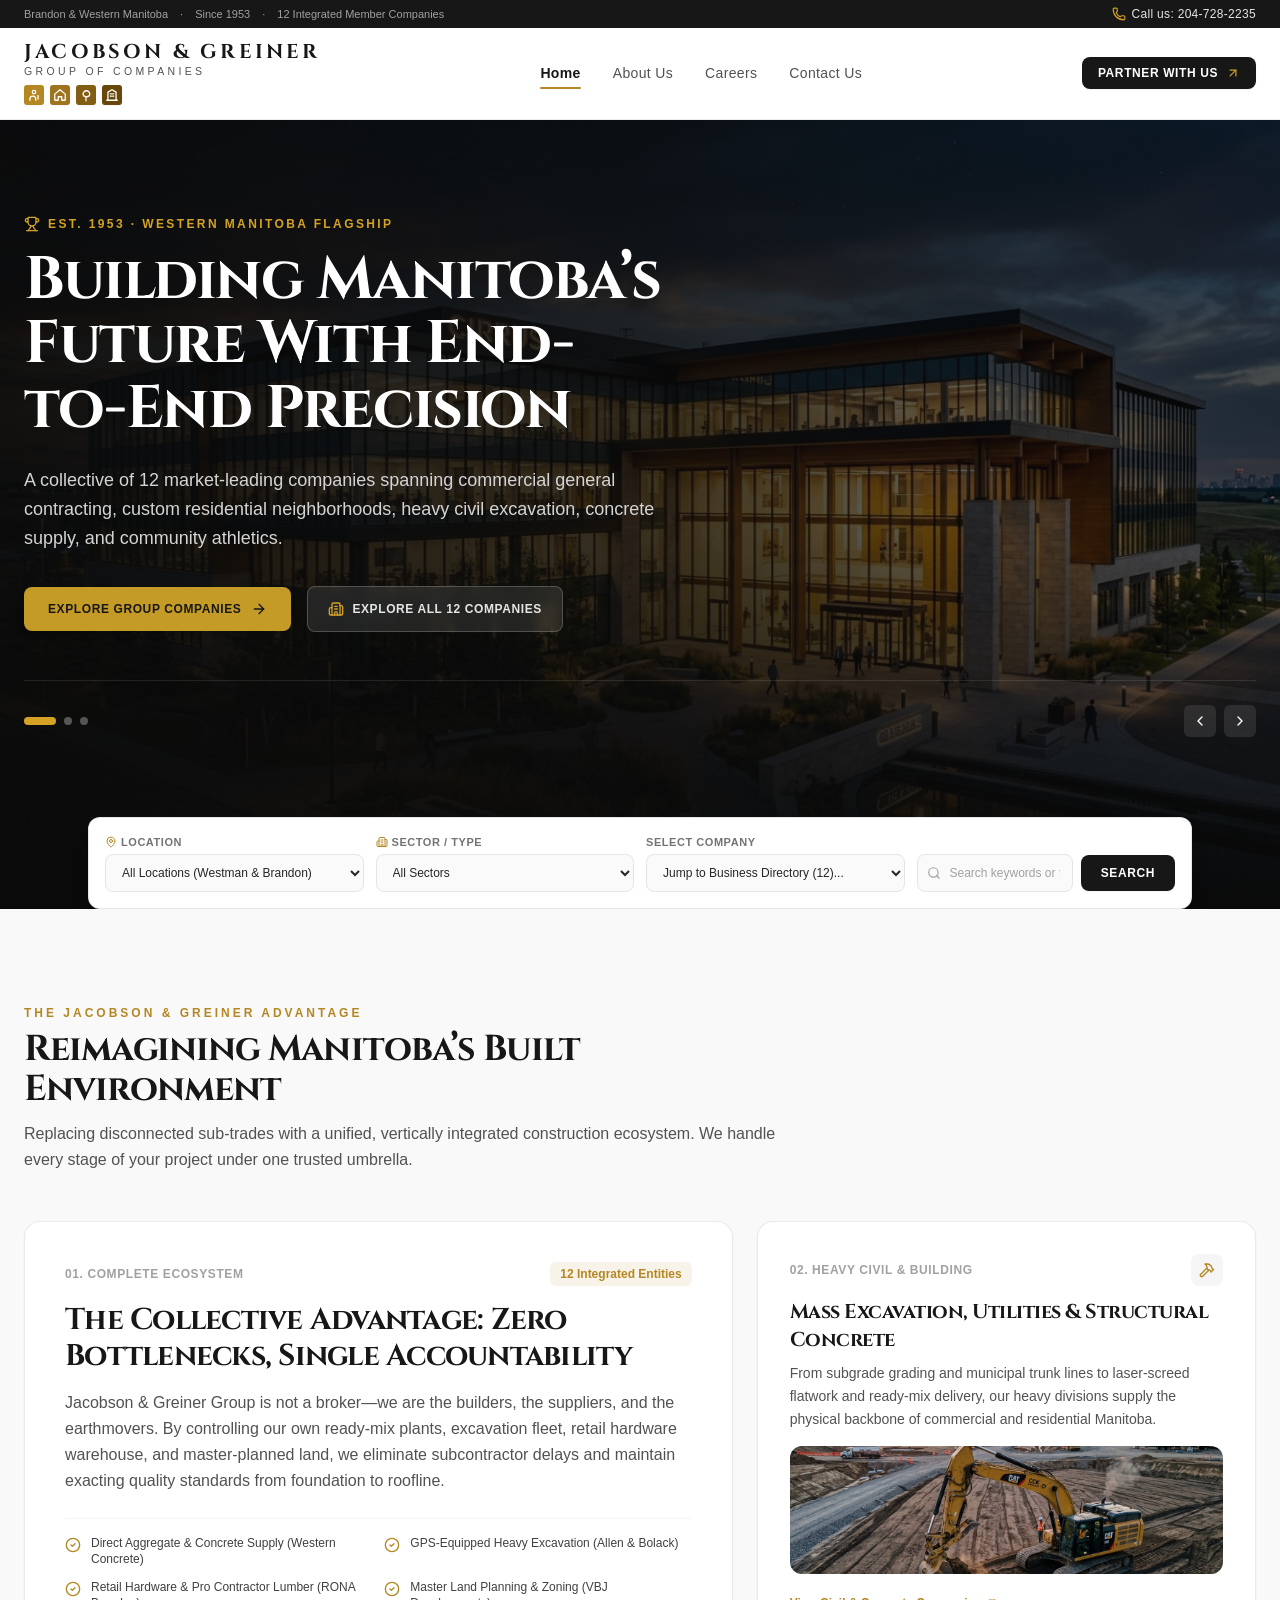
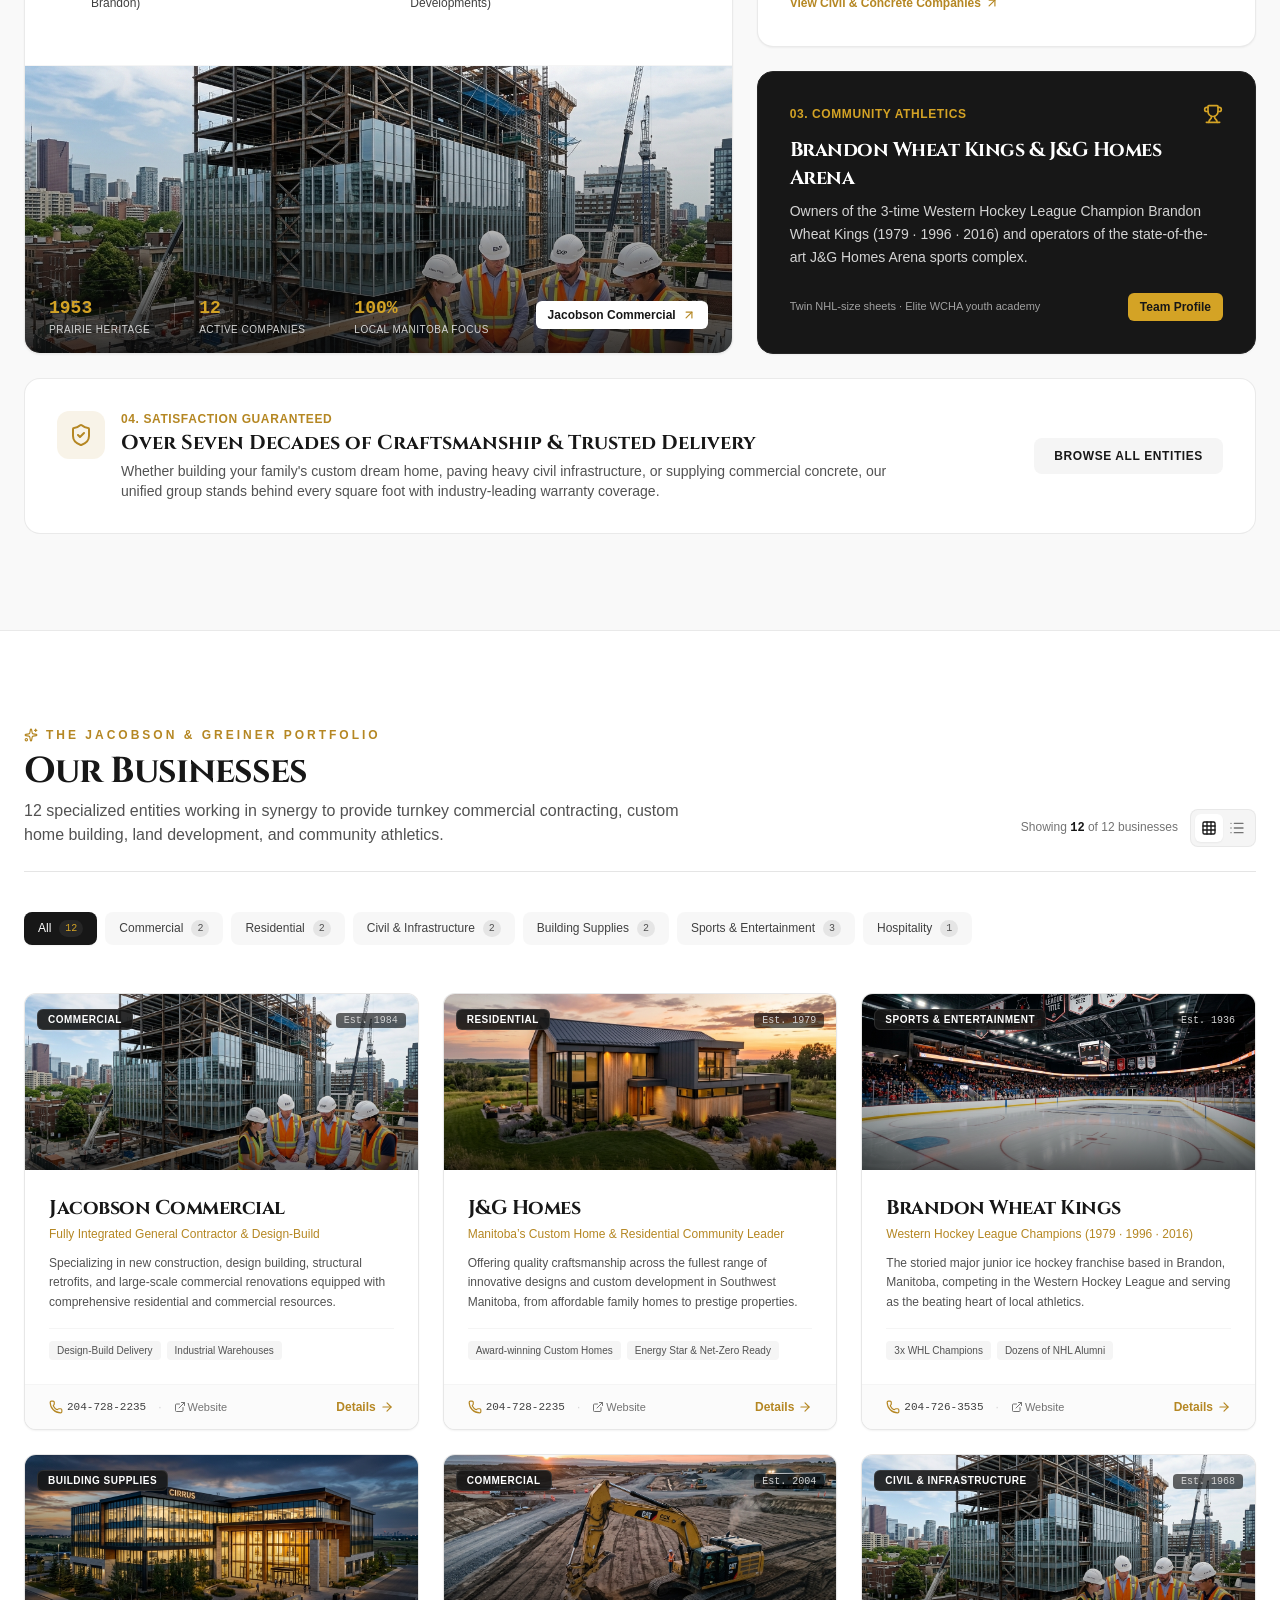
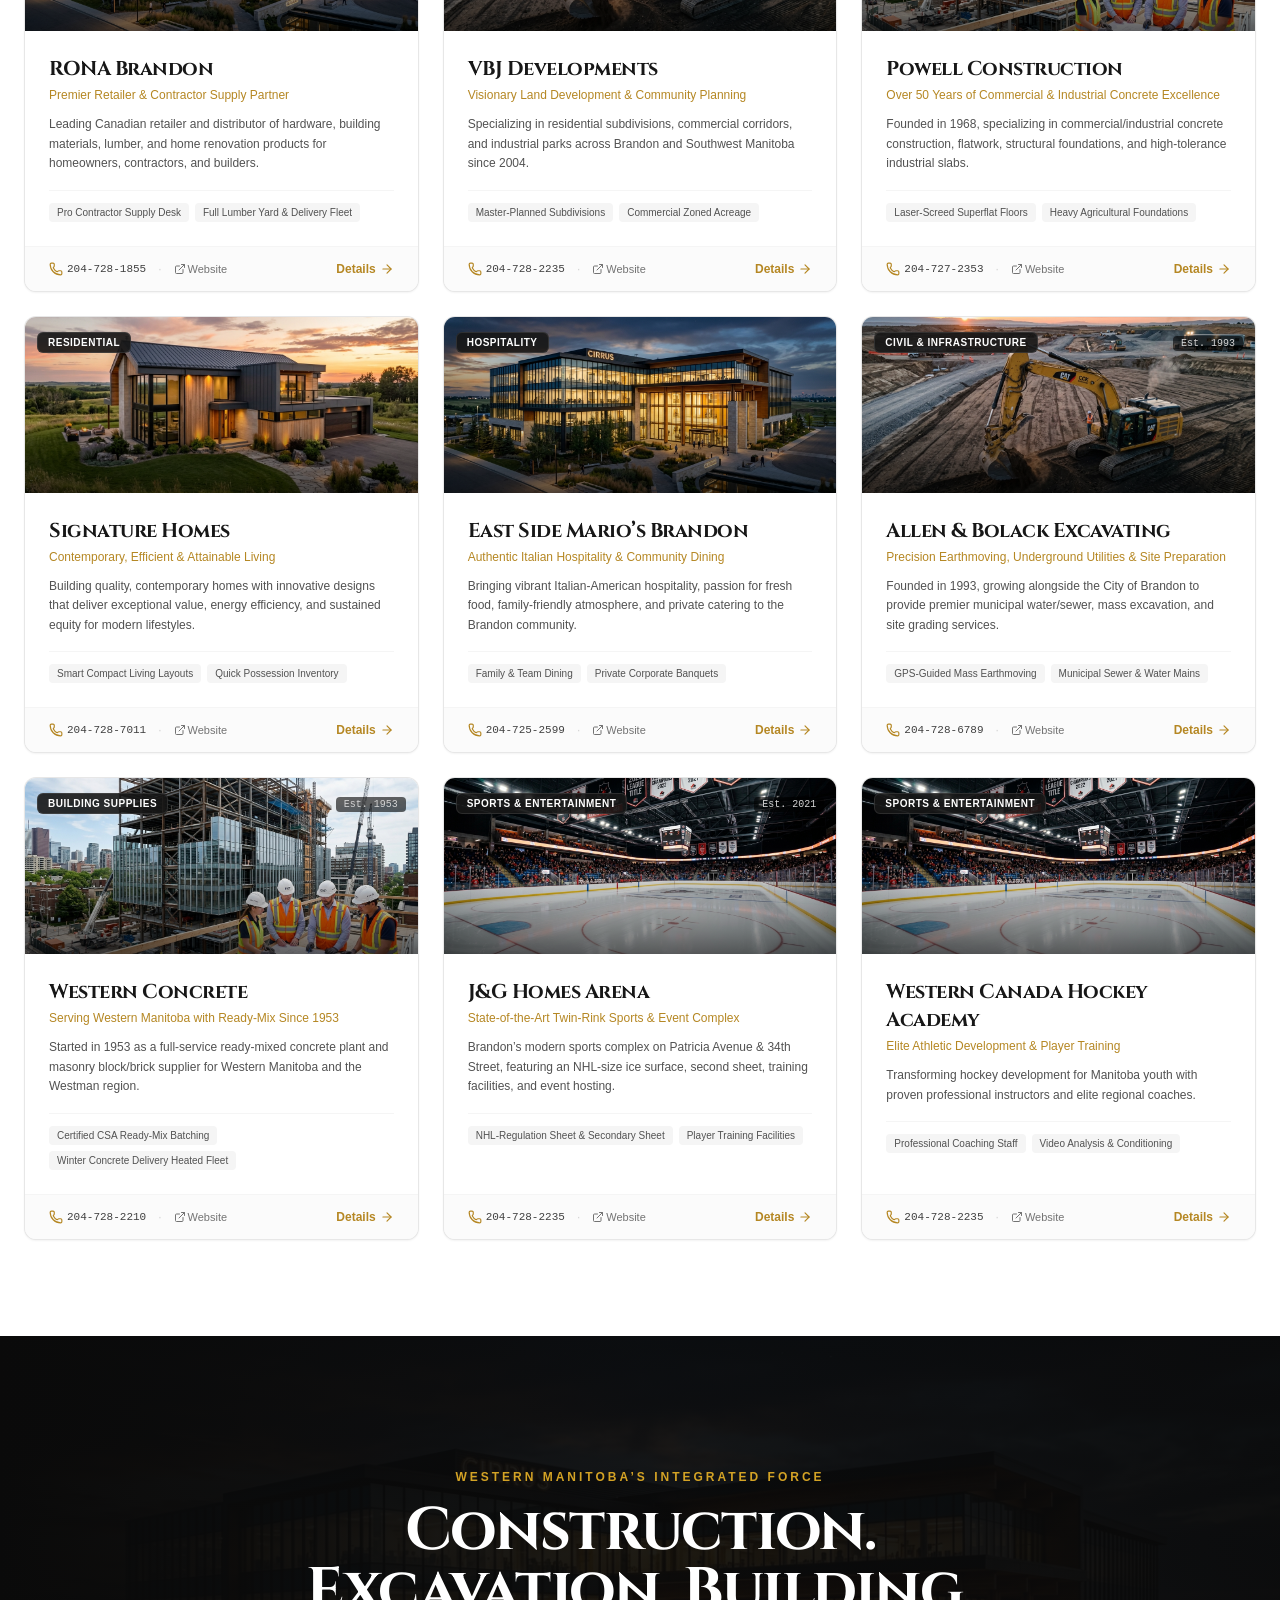
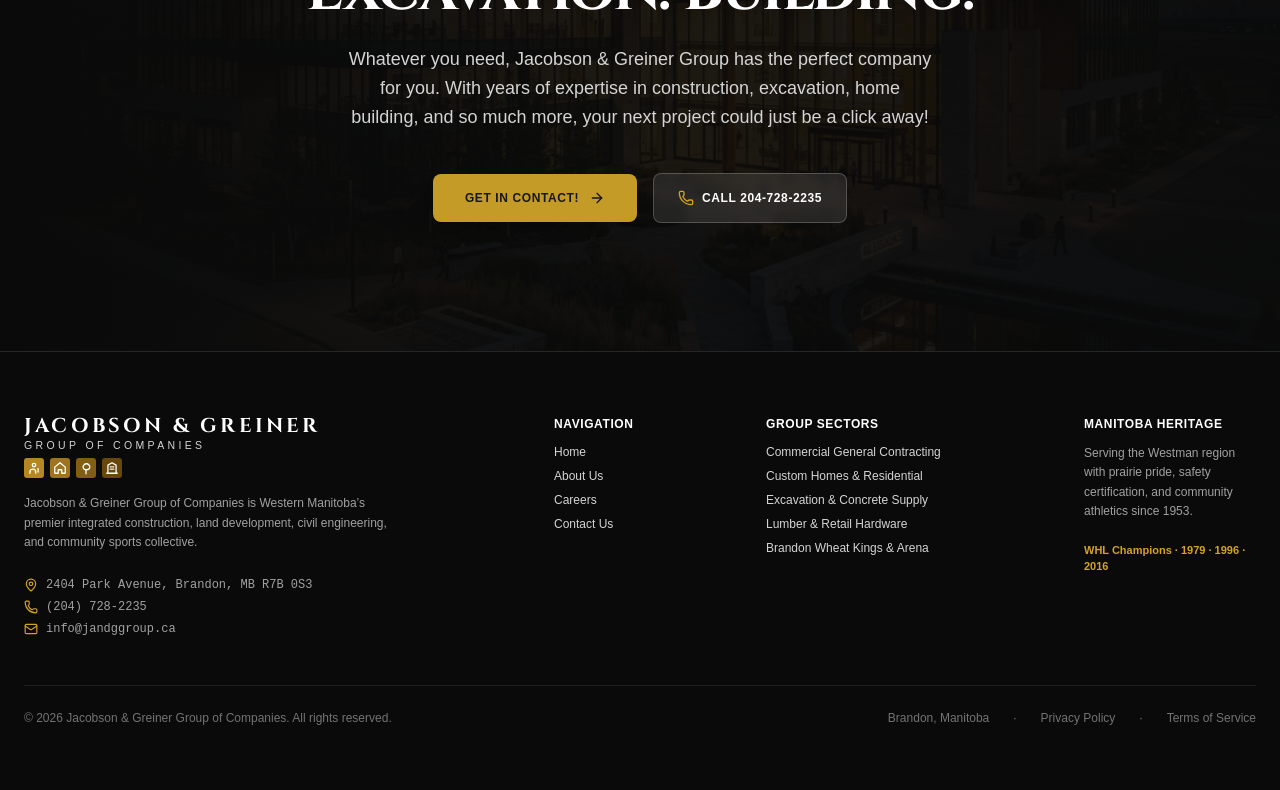
<file: docs/index.html>
<!doctype html>
<html lang="en">
  <head>
    <meta charset="UTF-8" />
    <meta name="viewport" content="width=device-width, initial-scale=1.0" />
    <title>Jacobson &amp; Greiner Group of Companies</title>
    <meta name="description" content="Redesigned digital flagship for Jacobson &amp; Greiner Group of Companies: premier construction, commercial contracting, land development, residential building, and community sports in Western Manitoba." />
    <meta property="og:title" content="Jacobson &amp; Greiner Group of Companies" />
    <meta property="og:description" content="Redesigned digital flagship for Jacobson &amp; Greiner Group of Companies: premier construction, commercial contracting, land development, residential building, and community sports in Western Manitoba." />
    <meta property="og:type" content="website" />
    <meta name="twitter:card" content="summary_large_image" />
    <link rel="preconnect" href="https://fonts.googleapis.com">
    <link rel="preconnect" href="https://fonts.gstatic.com" crossorigin>
    <link href="https://fonts.googleapis.com/css2?family=Plus+Jakarta+Sans:wght@300;400;500;600;700;800&family=Cinzel:wght@600;700&display=swap" rel="stylesheet">
    <script type="module" crossorigin src="./assets/index-DUlrb8oa.js"></script>
    <link rel="stylesheet" crossorigin href="./assets/index-CUBHTV-5.css">
  </head>
  <body class="bg-neutral-50 text-neutral-900 font-sans antialiased selection:bg-[#c59b27]/20 selection:text-neutral-900">
    <div id="root"></div>
  </body>
</html>
</file>
<file: docs/assets/index-CUBHTV-5.css>
/*! tailwindcss v4.3.3 | MIT License | https://tailwindcss.com */
@layer properties{@supports (((-webkit-hyphens:none)) and (not (margin-trim:inline))) or ((-moz-orient:inline) and (not (color:rgb(from red r g b)))){*,:before,:after,::backdrop{--tw-scale-x:1;--tw-scale-y:1;--tw-scale-z:1;--tw-rotate-x:initial;--tw-rotate-y:initial;--tw-rotate-z:initial;--tw-skew-x:initial;--tw-skew-y:initial;--tw-space-y-reverse:0;--tw-divide-y-reverse:0;--tw-border-style:solid;--tw-gradient-position:initial;--tw-gradient-from:#0000;--tw-gradient-via:#0000;--tw-gradient-to:#0000;--tw-gradient-stops:initial;--tw-gradient-via-stops:initial;--tw-gradient-from-position:0%;--tw-gradient-via-position:50%;--tw-gradient-to-position:100%;--tw-leading:initial;--tw-font-weight:initial;--tw-tracking:initial;--tw-ordinal:initial;--tw-slashed-zero:initial;--tw-numeric-figure:initial;--tw-numeric-spacing:initial;--tw-numeric-fraction:initial;--tw-shadow:0 0 #0000;--tw-shadow-color:initial;--tw-shadow-alpha:100%;--tw-inset-shadow:0 0 #0000;--tw-inset-shadow-color:initial;--tw-inset-shadow-alpha:100%;--tw-ring-color:initial;--tw-ring-shadow:0 0 #0000;--tw-inset-ring-color:initial;--tw-inset-ring-shadow:0 0 #0000;--tw-ring-inset:initial;--tw-ring-offset-width:0px;--tw-ring-offset-color:#fff;--tw-ring-offset-shadow:0 0 #0000;--tw-blur:initial;--tw-brightness:initial;--tw-contrast:initial;--tw-grayscale:initial;--tw-hue-rotate:initial;--tw-invert:initial;--tw-opacity:initial;--tw-saturate:initial;--tw-sepia:initial;--tw-drop-shadow:initial;--tw-drop-shadow-color:initial;--tw-drop-shadow-alpha:100%;--tw-drop-shadow-size:initial;--tw-backdrop-blur:initial;--tw-backdrop-brightness:initial;--tw-backdrop-contrast:initial;--tw-backdrop-grayscale:initial;--tw-backdrop-hue-rotate:initial;--tw-backdrop-invert:initial;--tw-backdrop-opacity:initial;--tw-backdrop-saturate:initial;--tw-backdrop-sepia:initial;--tw-duration:initial}}}@layer theme{:root,:host{--font-sans:-apple-system, BlinkMacSystemFont, "Segoe UI", Roboto, "Helvetica Neue", "Noto Sans", Arial, sans-serif, "Apple Color Emoji", "Segoe UI Emoji", "Segoe UI Symbol", "Noto Color Emoji";--font-mono:ui-monospace, SFMono-Regular, Menlo, Monaco, Consolas, "Liberation Mono", "Courier New", monospace;--color-emerald-50:oklch(97.9% .021 166.113);--color-emerald-200:oklch(90.5% .093 164.15);--color-emerald-600:oklch(59.6% .145 163.225);--color-emerald-700:oklch(50.8% .118 165.612);--color-emerald-900:oklch(37.8% .077 168.94);--color-neutral-50:oklch(98.5% 0 none);--color-neutral-100:oklch(97% 0 none);--color-neutral-200:oklch(92.2% 0 none);--color-neutral-300:oklch(87% 0 none);--color-neutral-400:oklch(70.8% 0 none);--color-neutral-500:oklch(55.6% 0 none);--color-neutral-600:oklch(43.9% 0 none);--color-neutral-700:oklch(37.1% 0 none);--color-neutral-800:oklch(26.9% 0 none);--color-neutral-900:oklch(20.5% 0 none);--color-neutral-950:oklch(14.5% 0 none);--color-black:#000;--color-white:#fff;--spacing:.25rem;--container-sm:24rem;--container-md:28rem;--container-lg:32rem;--container-xl:36rem;--container-2xl:42rem;--container-3xl:48rem;--container-5xl:64rem;--container-6xl:72rem;--container-7xl:80rem;--text-xs:.75rem;--text-xs--line-height:calc(1 / .75);--text-sm:.875rem;--text-sm--line-height:calc(1.25 / .875);--text-base:1rem;--text-base--line-height:calc(1.5 / 1);--text-lg:1.125rem;--text-lg--line-height:calc(1.75 / 1.125);--text-xl:1.25rem;--text-xl--line-height:calc(1.75 / 1.25);--text-2xl:1.5rem;--text-2xl--line-height:calc(2 / 1.5);--text-3xl:1.875rem;--text-3xl--line-height:calc(2.25 / 1.875);--text-4xl:2.25rem;--text-4xl--line-height:calc(2.5 / 2.25);--text-5xl:3rem;--text-5xl--line-height:1;--text-6xl:3.75rem;--text-6xl--line-height:1;--font-weight-normal:400;--font-weight-medium:500;--font-weight-semibold:600;--font-weight-bold:700;--tracking-tight:-.025em;--tracking-wide:.025em;--tracking-wider:.05em;--leading-relaxed:1.625;--radius-sm:.25rem;--radius-md:.375rem;--radius-lg:.5rem;--radius-xl:.75rem;--radius-2xl:1rem;--blur-xs:4px;--blur-md:12px;--default-transition-duration:.15s;--default-transition-timing-function:cubic-bezier(.4, 0, .2, 1);--default-font-family:var(--font-sans);--default-mono-font-family:var(--font-mono)}}@layer base{*,:after,:before,::backdrop{box-sizing:border-box;border:0 solid;margin:0;padding:0}::file-selector-button{box-sizing:border-box;border:0 solid;margin:0;padding:0}html,:host{-webkit-text-size-adjust:100%;tab-size:4;line-height:1.5;font-family:var(--default-font-family,-apple-system, BlinkMacSystemFont, "Segoe UI", Roboto, "Helvetica Neue", "Noto Sans", Arial, sans-serif, "Apple Color Emoji", "Segoe UI Emoji", "Segoe UI Symbol", "Noto Color Emoji");font-feature-settings:var(--default-font-feature-settings,normal);font-variation-settings:var(--default-font-variation-settings,normal);-webkit-tap-highlight-color:transparent}hr{height:0;color:inherit;border-top-width:1px}abbr:where([title]){-webkit-text-decoration:underline dotted;text-decoration:underline dotted}h1,h2,h3,h4,h5,h6{font-size:inherit;font-weight:inherit}a{color:inherit;-webkit-text-decoration:inherit;-webkit-text-decoration:inherit;-webkit-text-decoration:inherit;-webkit-text-decoration:inherit;text-decoration:inherit}b,strong{font-weight:bolder}code,kbd,samp,pre{font-family:var(--default-mono-font-family,ui-monospace, SFMono-Regular, Menlo, Monaco, Consolas, "Liberation Mono", "Courier New", monospace);font-feature-settings:var(--default-mono-font-feature-settings,normal);font-variation-settings:var(--default-mono-font-variation-settings,normal);font-size:1em}small{font-size:80%}sub,sup{vertical-align:baseline;font-size:75%;line-height:0;position:relative}sub{bottom:-.25em}sup{top:-.5em}table{text-indent:0;border-color:inherit;border-collapse:collapse}:-moz-focusring:where(:not(iframe)){outline:auto}progress{vertical-align:baseline}summary{display:list-item}ol,ul,menu{list-style:none}img,svg,video,canvas,audio,iframe,embed,object{vertical-align:middle;display:block}img,video{max-width:100%;height:auto}button,input,select,optgroup,textarea{font:inherit;font-feature-settings:inherit;font-variation-settings:inherit;letter-spacing:inherit;color:inherit;opacity:1;background-color:#0000;border-radius:0}::file-selector-button{font:inherit;font-feature-settings:inherit;font-variation-settings:inherit;letter-spacing:inherit;color:inherit;opacity:1;background-color:#0000;border-radius:0}:where(select:is([multiple],[size])) optgroup{font-weight:bolder}:where(select:is([multiple],[size])) optgroup option{padding-inline-start:20px}::file-selector-button{margin-inline-end:4px}::placeholder{opacity:1}@supports (not ((-webkit-appearance:-apple-pay-button))) or (contain-intrinsic-size:1px){::placeholder{color:currentColor}@supports (color:color-mix(in lab, red, red)){::placeholder{color:color-mix(in oklab, currentcolor 50%, transparent)}}}textarea{resize:vertical}::-webkit-search-decoration{-webkit-appearance:none}::-webkit-date-and-time-value{min-height:1lh;text-align:inherit}::-webkit-datetime-edit{display:inline-flex}::-webkit-datetime-edit-fields-wrapper{padding:0}::-webkit-datetime-edit{padding-block:0}::-webkit-datetime-edit-year-field{padding-block:0}::-webkit-datetime-edit-month-field{padding-block:0}::-webkit-datetime-edit-day-field{padding-block:0}::-webkit-datetime-edit-hour-field{padding-block:0}::-webkit-datetime-edit-minute-field{padding-block:0}::-webkit-datetime-edit-second-field{padding-block:0}::-webkit-datetime-edit-millisecond-field{padding-block:0}::-webkit-datetime-edit-meridiem-field{padding-block:0}::-webkit-calendar-picker-indicator{line-height:1}:-moz-ui-invalid{box-shadow:none}button,input:where([type=button],[type=reset],[type=submit]){appearance:button}::file-selector-button{appearance:button}::-webkit-inner-spin-button{height:auto}::-webkit-outer-spin-button{height:auto}[hidden]:where(:not([hidden=until-found])){display:none!important}html{scroll-behavior:smooth;font-family:Plus Jakarta Sans,system-ui,-apple-system,BlinkMacSystemFont,Segoe UI,Roboto,sans-serif}}@layer components;@layer utilities{.visible{visibility:visible}.absolute{position:absolute}.fixed{position:fixed}.relative{position:relative}.static{position:static}.sticky{position:sticky}.inset-0{inset:0}.top-0{top:0}.top-3{top:calc(var(--spacing) * 3)}.top-4{top:calc(var(--spacing) * 4)}.right-0{right:0}.right-3{right:calc(var(--spacing) * 3)}.right-4{right:calc(var(--spacing) * 4)}.right-6{right:calc(var(--spacing) * 6)}.bottom-0{bottom:0}.bottom-4{bottom:calc(var(--spacing) * 4)}.left-0{left:0}.left-2\.5{left:calc(var(--spacing) * 2.5)}.left-3{left:calc(var(--spacing) * 3)}.left-6{left:calc(var(--spacing) * 6)}.z-0{z-index:0}.z-10{z-index:10}.z-20{z-index:20}.z-40{z-index:40}.z-50{z-index:50}.container{width:100%}@media (width>=40rem){.container{max-width:40rem}}@media (width>=48rem){.container{max-width:48rem}}@media (width>=64rem){.container{max-width:64rem}}@media (width>=80rem){.container{max-width:80rem}}@media (width>=96rem){.container{max-width:96rem}}.mx-auto{margin-inline:auto}.-mt-10{margin-top:calc(var(--spacing) * -10)}.mt-0\.5{margin-top:calc(var(--spacing) * .5)}.mt-1{margin-top:var(--spacing)}.mt-2{margin-top:calc(var(--spacing) * 2)}.mt-3{margin-top:calc(var(--spacing) * 3)}.mt-4{margin-top:calc(var(--spacing) * 4)}.mt-6{margin-top:calc(var(--spacing) * 6)}.mt-12{margin-top:calc(var(--spacing) * 12)}.mb-0\.5{margin-bottom:calc(var(--spacing) * .5)}.mb-1{margin-bottom:var(--spacing)}.mb-1\.5{margin-bottom:calc(var(--spacing) * 1.5)}.mb-2{margin-bottom:calc(var(--spacing) * 2)}.mb-3{margin-bottom:calc(var(--spacing) * 3)}.mb-4{margin-bottom:calc(var(--spacing) * 4)}.mb-6{margin-bottom:calc(var(--spacing) * 6)}.mb-8{margin-bottom:calc(var(--spacing) * 8)}.mb-10{margin-bottom:calc(var(--spacing) * 10)}.mb-12{margin-bottom:calc(var(--spacing) * 12)}.mb-16{margin-bottom:calc(var(--spacing) * 16)}.mb-20{margin-bottom:calc(var(--spacing) * 20)}.mb-24{margin-bottom:calc(var(--spacing) * 24)}.ml-auto{margin-left:auto}.line-clamp-1{-webkit-line-clamp:1;-webkit-box-orient:vertical;display:-webkit-box;overflow:hidden}.line-clamp-3{-webkit-line-clamp:3;-webkit-box-orient:vertical;display:-webkit-box;overflow:hidden}.block{display:block}.contents{display:contents}.flex{display:flex}.grid{display:grid}.hidden{display:none}.inline{display:inline}.inline-block{display:inline-block}.inline-flex{display:inline-flex}.table{display:table}.h-2{height:calc(var(--spacing) * 2)}.h-3{height:calc(var(--spacing) * 3)}.h-3\.5{height:calc(var(--spacing) * 3.5)}.h-4{height:calc(var(--spacing) * 4)}.h-5{height:calc(var(--spacing) * 5)}.h-6{height:calc(var(--spacing) * 6)}.h-8{height:calc(var(--spacing) * 8)}.h-10{height:calc(var(--spacing) * 10)}.h-12{height:calc(var(--spacing) * 12)}.h-16{height:calc(var(--spacing) * 16)}.h-32{height:calc(var(--spacing) * 32)}.h-44{height:calc(var(--spacing) * 44)}.h-56{height:calc(var(--spacing) * 56)}.h-64{height:calc(var(--spacing) * 64)}.h-80{height:calc(var(--spacing) * 80)}.h-\[2px\]{height:2px}.h-full{height:100%}.max-h-\[60vh\]{max-height:60vh}.min-h-screen{min-height:100vh}.w-2{width:calc(var(--spacing) * 2)}.w-3{width:calc(var(--spacing) * 3)}.w-3\.5{width:calc(var(--spacing) * 3.5)}.w-4{width:calc(var(--spacing) * 4)}.w-5{width:calc(var(--spacing) * 5)}.w-6{width:calc(var(--spacing) * 6)}.w-8{width:calc(var(--spacing) * 8)}.w-10{width:calc(var(--spacing) * 10)}.w-12{width:calc(var(--spacing) * 12)}.w-16{width:calc(var(--spacing) * 16)}.w-full{width:100%}.w-px{width:1px}.max-w-2xl{max-width:var(--container-2xl)}.max-w-3xl{max-width:var(--container-3xl)}.max-w-5xl{max-width:var(--container-5xl)}.max-w-6xl{max-width:var(--container-6xl)}.max-w-7xl{max-width:var(--container-7xl)}.max-w-lg{max-width:var(--container-lg)}.max-w-md{max-width:var(--container-md)}.max-w-sm{max-width:var(--container-sm)}.max-w-xl{max-width:var(--container-xl)}.flex-1{flex:1}.shrink-0{flex-shrink:0}.scale-105{--tw-scale-x:105%;--tw-scale-y:105%;--tw-scale-z:105%;scale:var(--tw-scale-x) var(--tw-scale-y)}.scale-\[1\.02\]{scale:1.02}.transform{transform:var(--tw-rotate-x,) var(--tw-rotate-y,) var(--tw-rotate-z,) var(--tw-skew-x,) var(--tw-skew-y,)}.cursor-pointer{cursor:pointer}.resize{resize:both}.scrollbar-none{scrollbar-width:none}.grid-cols-1{grid-template-columns:repeat(1,minmax(0,1fr))}.flex-col{flex-direction:column}.flex-wrap{flex-wrap:wrap}.items-center{align-items:center}.items-start{align-items:flex-start}.justify-between{justify-content:space-between}.justify-center{justify-content:center}.justify-end{justify-content:flex-end}.gap-0\.5{gap:calc(var(--spacing) * .5)}.gap-1{gap:var(--spacing)}.gap-1\.5{gap:calc(var(--spacing) * 1.5)}.gap-2{gap:calc(var(--spacing) * 2)}.gap-2\.5{gap:calc(var(--spacing) * 2.5)}.gap-3{gap:calc(var(--spacing) * 3)}.gap-4{gap:calc(var(--spacing) * 4)}.gap-6{gap:calc(var(--spacing) * 6)}.gap-8{gap:calc(var(--spacing) * 8)}.gap-10{gap:calc(var(--spacing) * 10)}:where(.space-y-1\.5>:not(:last-child)){--tw-space-y-reverse:0;margin-block-start:calc(calc(var(--spacing) * 1.5) * var(--tw-space-y-reverse));margin-block-end:calc(calc(var(--spacing) * 1.5) * calc(1 - var(--tw-space-y-reverse)))}:where(.space-y-2>:not(:last-child)){--tw-space-y-reverse:0;margin-block-start:calc(calc(var(--spacing) * 2) * var(--tw-space-y-reverse));margin-block-end:calc(calc(var(--spacing) * 2) * calc(1 - var(--tw-space-y-reverse)))}:where(.space-y-3>:not(:last-child)){--tw-space-y-reverse:0;margin-block-start:calc(calc(var(--spacing) * 3) * var(--tw-space-y-reverse));margin-block-end:calc(calc(var(--spacing) * 3) * calc(1 - var(--tw-space-y-reverse)))}:where(.space-y-4>:not(:last-child)){--tw-space-y-reverse:0;margin-block-start:calc(calc(var(--spacing) * 4) * var(--tw-space-y-reverse));margin-block-end:calc(calc(var(--spacing) * 4) * calc(1 - var(--tw-space-y-reverse)))}:where(.space-y-6>:not(:last-child)){--tw-space-y-reverse:0;margin-block-start:calc(calc(var(--spacing) * 6) * var(--tw-space-y-reverse));margin-block-end:calc(calc(var(--spacing) * 6) * calc(1 - var(--tw-space-y-reverse)))}:where(.divide-y>:not(:last-child)){--tw-divide-y-reverse:0;border-bottom-style:var(--tw-border-style);border-top-style:var(--tw-border-style);border-top-width:calc(1px * var(--tw-divide-y-reverse));border-bottom-width:calc(1px * calc(1 - var(--tw-divide-y-reverse)))}:where(.divide-neutral-100>:not(:last-child)){border-color:var(--color-neutral-100)}.overflow-hidden{overflow:hidden}.overflow-x-auto{overflow-x:auto}.overflow-y-auto{overflow-y:auto}.rounded{border-radius:.25rem}.rounded-2xl{border-radius:var(--radius-2xl)}.rounded-\[3px\]{border-radius:3px}.rounded-full{border-radius:2147483647px}.rounded-lg{border-radius:var(--radius-lg)}.rounded-md{border-radius:var(--radius-md)}.rounded-sm{border-radius:var(--radius-sm)}.rounded-xl{border-radius:var(--radius-xl)}.border{border-style:var(--tw-border-style);border-width:1px}.border-t{border-top-style:var(--tw-border-style);border-top-width:1px}.border-b{border-bottom-style:var(--tw-border-style);border-bottom-width:1px}.border-emerald-200{border-color:var(--color-emerald-200)}.border-neutral-100{border-color:var(--color-neutral-100)}.border-neutral-200{border-color:var(--color-neutral-200)}.border-neutral-200\/80{border-color:#e5e5e5cc}@supports (color:color-mix(in lab, red, red)){.border-neutral-200\/80{border-color:color-mix(in oklab, var(--color-neutral-200) 80%, transparent)}}.border-neutral-200\/90{border-color:#e5e5e5e6}@supports (color:color-mix(in lab, red, red)){.border-neutral-200\/90{border-color:color-mix(in oklab, var(--color-neutral-200) 90%, transparent)}}.border-neutral-300{border-color:var(--color-neutral-300)}.border-neutral-800{border-color:var(--color-neutral-800)}.border-neutral-800\/80{border-color:#262626cc}@supports (color:color-mix(in lab, red, red)){.border-neutral-800\/80{border-color:color-mix(in oklab, var(--color-neutral-800) 80%, transparent)}}.border-white\/10{border-color:#ffffff1a}@supports (color:color-mix(in lab, red, red)){.border-white\/10{border-color:color-mix(in oklab, var(--color-white) 10%, transparent)}}.border-white\/20{border-color:#fff3}@supports (color:color-mix(in lab, red, red)){.border-white\/20{border-color:color-mix(in oklab, var(--color-white) 20%, transparent)}}.bg-\[\#9e741e\]{background-color:#9e741e}.bg-\[\#825d14\]{background-color:#825d14}.bg-\[\#67480a\]{background-color:#67480a}.bg-\[\#b58723\]{background-color:#b58723}.bg-\[\#b58723\]\/10{background-color:oklab(65.1658% .0175556 .121821/.1)}.bg-\[\#c59b27\]{background-color:#c59b27}.bg-\[\#d4a325\]{background-color:#d4a325}.bg-black\/50{background-color:#00000080}@supports (color:color-mix(in lab, red, red)){.bg-black\/50{background-color:color-mix(in oklab, var(--color-black) 50%, transparent)}}.bg-black\/60{background-color:#0009}@supports (color:color-mix(in lab, red, red)){.bg-black\/60{background-color:color-mix(in oklab, var(--color-black) 60%, transparent)}}.bg-emerald-50{background-color:var(--color-emerald-50)}.bg-neutral-50{background-color:var(--color-neutral-50)}.bg-neutral-50\/80{background-color:#fafafacc}@supports (color:color-mix(in lab, red, red)){.bg-neutral-50\/80{background-color:color-mix(in oklab, var(--color-neutral-50) 80%, transparent)}}.bg-neutral-100{background-color:var(--color-neutral-100)}.bg-neutral-100\/60{background-color:#f5f5f599}@supports (color:color-mix(in lab, red, red)){.bg-neutral-100\/60{background-color:color-mix(in oklab, var(--color-neutral-100) 60%, transparent)}}.bg-neutral-100\/80{background-color:#f5f5f5cc}@supports (color:color-mix(in lab, red, red)){.bg-neutral-100\/80{background-color:color-mix(in oklab, var(--color-neutral-100) 80%, transparent)}}.bg-neutral-200{background-color:var(--color-neutral-200)}.bg-neutral-800{background-color:var(--color-neutral-800)}.bg-neutral-900{background-color:var(--color-neutral-900)}.bg-neutral-900\/90{background-color:#171717e6}@supports (color:color-mix(in lab, red, red)){.bg-neutral-900\/90{background-color:color-mix(in oklab, var(--color-neutral-900) 90%, transparent)}}.bg-neutral-950{background-color:var(--color-neutral-950)}.bg-neutral-950\/70{background-color:#0a0a0ab3}@supports (color:color-mix(in lab, red, red)){.bg-neutral-950\/70{background-color:color-mix(in oklab, var(--color-neutral-950) 70%, transparent)}}.bg-white{background-color:var(--color-white)}.bg-white\/10{background-color:#ffffff1a}@supports (color:color-mix(in lab, red, red)){.bg-white\/10{background-color:color-mix(in oklab, var(--color-white) 10%, transparent)}}.bg-white\/20{background-color:#fff3}@supports (color:color-mix(in lab, red, red)){.bg-white\/20{background-color:color-mix(in oklab, var(--color-white) 20%, transparent)}}.bg-white\/30{background-color:#ffffff4d}@supports (color:color-mix(in lab, red, red)){.bg-white\/30{background-color:color-mix(in oklab, var(--color-white) 30%, transparent)}}.bg-white\/95{background-color:#fffffff2}@supports (color:color-mix(in lab, red, red)){.bg-white\/95{background-color:color-mix(in oklab, var(--color-white) 95%, transparent)}}.bg-gradient-to-r{--tw-gradient-position:to right in oklab;background-image:linear-gradient(var(--tw-gradient-stops))}.bg-gradient-to-t{--tw-gradient-position:to top in oklab;background-image:linear-gradient(var(--tw-gradient-stops))}.from-black\/60{--tw-gradient-from:#0009}@supports (color:color-mix(in lab, red, red)){.from-black\/60{--tw-gradient-from:color-mix(in oklab, var(--color-black) 60%, transparent)}}.from-black\/60{--tw-gradient-stops:var(--tw-gradient-via-stops,var(--tw-gradient-position), var(--tw-gradient-from) var(--tw-gradient-from-position), var(--tw-gradient-to) var(--tw-gradient-to-position))}.from-neutral-950{--tw-gradient-from:var(--color-neutral-950);--tw-gradient-stops:var(--tw-gradient-via-stops,var(--tw-gradient-position), var(--tw-gradient-from) var(--tw-gradient-from-position), var(--tw-gradient-to) var(--tw-gradient-to-position))}.from-neutral-950\/80{--tw-gradient-from:#0a0a0acc}@supports (color:color-mix(in lab, red, red)){.from-neutral-950\/80{--tw-gradient-from:color-mix(in oklab, var(--color-neutral-950) 80%, transparent)}}.from-neutral-950\/80{--tw-gradient-stops:var(--tw-gradient-via-stops,var(--tw-gradient-position), var(--tw-gradient-from) var(--tw-gradient-from-position), var(--tw-gradient-to) var(--tw-gradient-to-position))}.from-neutral-950\/90{--tw-gradient-from:#0a0a0ae6}@supports (color:color-mix(in lab, red, red)){.from-neutral-950\/90{--tw-gradient-from:color-mix(in oklab, var(--color-neutral-950) 90%, transparent)}}.from-neutral-950\/90{--tw-gradient-stops:var(--tw-gradient-via-stops,var(--tw-gradient-position), var(--tw-gradient-from) var(--tw-gradient-from-position), var(--tw-gradient-to) var(--tw-gradient-to-position))}.from-neutral-950\/95{--tw-gradient-from:#0a0a0af2}@supports (color:color-mix(in lab, red, red)){.from-neutral-950\/95{--tw-gradient-from:color-mix(in oklab, var(--color-neutral-950) 95%, transparent)}}.from-neutral-950\/95{--tw-gradient-stops:var(--tw-gradient-via-stops,var(--tw-gradient-position), var(--tw-gradient-from) var(--tw-gradient-from-position), var(--tw-gradient-to) var(--tw-gradient-to-position))}.via-neutral-950\/20{--tw-gradient-via:#0a0a0a33}@supports (color:color-mix(in lab, red, red)){.via-neutral-950\/20{--tw-gradient-via:color-mix(in oklab, var(--color-neutral-950) 20%, transparent)}}.via-neutral-950\/20{--tw-gradient-via-stops:var(--tw-gradient-position), var(--tw-gradient-from) var(--tw-gradient-from-position), var(--tw-gradient-via) var(--tw-gradient-via-position), var(--tw-gradient-to) var(--tw-gradient-to-position);--tw-gradient-stops:var(--tw-gradient-via-stops)}.via-neutral-950\/40{--tw-gradient-via:#0a0a0a66}@supports (color:color-mix(in lab, red, red)){.via-neutral-950\/40{--tw-gradient-via:color-mix(in oklab, var(--color-neutral-950) 40%, transparent)}}.via-neutral-950\/40{--tw-gradient-via-stops:var(--tw-gradient-position), var(--tw-gradient-from) var(--tw-gradient-from-position), var(--tw-gradient-via) var(--tw-gradient-via-position), var(--tw-gradient-to) var(--tw-gradient-to-position);--tw-gradient-stops:var(--tw-gradient-via-stops)}.via-neutral-950\/80{--tw-gradient-via:#0a0a0acc}@supports (color:color-mix(in lab, red, red)){.via-neutral-950\/80{--tw-gradient-via:color-mix(in oklab, var(--color-neutral-950) 80%, transparent)}}.via-neutral-950\/80{--tw-gradient-via-stops:var(--tw-gradient-position), var(--tw-gradient-from) var(--tw-gradient-from-position), var(--tw-gradient-via) var(--tw-gradient-via-position), var(--tw-gradient-to) var(--tw-gradient-to-position);--tw-gradient-stops:var(--tw-gradient-via-stops)}.via-transparent{--tw-gradient-via:transparent;--tw-gradient-via-stops:var(--tw-gradient-position), var(--tw-gradient-from) var(--tw-gradient-from-position), var(--tw-gradient-via) var(--tw-gradient-via-position), var(--tw-gradient-to) var(--tw-gradient-to-position);--tw-gradient-stops:var(--tw-gradient-via-stops)}.to-neutral-950\/30{--tw-gradient-to:#0a0a0a4d}@supports (color:color-mix(in lab, red, red)){.to-neutral-950\/30{--tw-gradient-to:color-mix(in oklab, var(--color-neutral-950) 30%, transparent)}}.to-neutral-950\/30{--tw-gradient-stops:var(--tw-gradient-via-stops,var(--tw-gradient-position), var(--tw-gradient-from) var(--tw-gradient-from-position), var(--tw-gradient-to) var(--tw-gradient-to-position))}.to-neutral-950\/45{--tw-gradient-to:#0a0a0a73}@supports (color:color-mix(in lab, red, red)){.to-neutral-950\/45{--tw-gradient-to:color-mix(in oklab, var(--color-neutral-950) 45%, transparent)}}.to-neutral-950\/45{--tw-gradient-stops:var(--tw-gradient-via-stops,var(--tw-gradient-position), var(--tw-gradient-from) var(--tw-gradient-from-position), var(--tw-gradient-to) var(--tw-gradient-to-position))}.to-neutral-950\/90{--tw-gradient-to:#0a0a0ae6}@supports (color:color-mix(in lab, red, red)){.to-neutral-950\/90{--tw-gradient-to:color-mix(in oklab, var(--color-neutral-950) 90%, transparent)}}.to-neutral-950\/90{--tw-gradient-stops:var(--tw-gradient-via-stops,var(--tw-gradient-position), var(--tw-gradient-from) var(--tw-gradient-from-position), var(--tw-gradient-to) var(--tw-gradient-to-position))}.to-transparent{--tw-gradient-to:transparent;--tw-gradient-stops:var(--tw-gradient-via-stops,var(--tw-gradient-position), var(--tw-gradient-from) var(--tw-gradient-from-position), var(--tw-gradient-to) var(--tw-gradient-to-position))}.object-cover{object-fit:cover}.object-center{object-position:center}.p-0\.5{padding:calc(var(--spacing) * .5)}.p-1{padding:var(--spacing)}.p-1\.5{padding:calc(var(--spacing) * 1.5)}.p-2{padding:calc(var(--spacing) * 2)}.p-2\.5{padding:calc(var(--spacing) * 2.5)}.p-3{padding:calc(var(--spacing) * 3)}.p-4{padding:calc(var(--spacing) * 4)}.p-5{padding:calc(var(--spacing) * 5)}.p-6{padding:calc(var(--spacing) * 6)}.p-7{padding:calc(var(--spacing) * 7)}.p-8{padding:calc(var(--spacing) * 8)}.px-1\.5{padding-inline:calc(var(--spacing) * 1.5)}.px-2{padding-inline:calc(var(--spacing) * 2)}.px-2\.5{padding-inline:calc(var(--spacing) * 2.5)}.px-3{padding-inline:calc(var(--spacing) * 3)}.px-3\.5{padding-inline:calc(var(--spacing) * 3.5)}.px-4{padding-inline:calc(var(--spacing) * 4)}.px-5{padding-inline:calc(var(--spacing) * 5)}.px-6{padding-inline:calc(var(--spacing) * 6)}.px-8{padding-inline:calc(var(--spacing) * 8)}.py-0\.5{padding-block:calc(var(--spacing) * .5)}.py-1{padding-block:var(--spacing)}.py-1\.5{padding-block:calc(var(--spacing) * 1.5)}.py-2{padding-block:calc(var(--spacing) * 2)}.py-2\.5{padding-block:calc(var(--spacing) * 2.5)}.py-3{padding-block:calc(var(--spacing) * 3)}.py-3\.5{padding-block:calc(var(--spacing) * 3.5)}.py-4{padding-block:calc(var(--spacing) * 4)}.py-5{padding-block:calc(var(--spacing) * 5)}.py-8{padding-block:calc(var(--spacing) * 8)}.py-12{padding-block:calc(var(--spacing) * 12)}.py-16{padding-block:calc(var(--spacing) * 16)}.py-20{padding-block:calc(var(--spacing) * 20)}.py-24{padding-block:calc(var(--spacing) * 24)}.pt-2{padding-top:calc(var(--spacing) * 2)}.pt-3{padding-top:calc(var(--spacing) * 3)}.pt-4{padding-top:calc(var(--spacing) * 4)}.pt-6{padding-top:calc(var(--spacing) * 6)}.pt-16{padding-top:calc(var(--spacing) * 16)}.pr-2{padding-right:calc(var(--spacing) * 2)}.pr-3{padding-right:calc(var(--spacing) * 3)}.pb-4{padding-bottom:calc(var(--spacing) * 4)}.pb-6{padding-bottom:calc(var(--spacing) * 6)}.pb-28{padding-bottom:calc(var(--spacing) * 28)}.pl-8{padding-left:calc(var(--spacing) * 8)}.text-center{text-align:center}.text-left{text-align:left}.font-mono{font-family:var(--font-mono)}.font-sans{font-family:var(--font-sans)}.text-2xl{font-size:var(--text-2xl);line-height:var(--tw-leading,var(--text-2xl--line-height))}.text-3xl{font-size:var(--text-3xl);line-height:var(--tw-leading,var(--text-3xl--line-height))}.text-base{font-size:var(--text-base);line-height:var(--tw-leading,var(--text-base--line-height))}.text-lg{font-size:var(--text-lg);line-height:var(--tw-leading,var(--text-lg--line-height))}.text-sm{font-size:var(--text-sm);line-height:var(--tw-leading,var(--text-sm--line-height))}.text-xl{font-size:var(--text-xl);line-height:var(--tw-leading,var(--text-xl--line-height))}.text-xs{font-size:var(--text-xs);line-height:var(--tw-leading,var(--text-xs--line-height))}.text-\[9px\]{font-size:9px}.text-\[10px\]{font-size:10px}.text-\[11px\]{font-size:11px}.leading-\[1\.08\]{--tw-leading:1.08;line-height:1.08}.leading-none{--tw-leading:1;line-height:1}.leading-relaxed{--tw-leading:var(--leading-relaxed);line-height:var(--leading-relaxed)}.font-bold{--tw-font-weight:var(--font-weight-bold);font-weight:var(--font-weight-bold)}.font-medium{--tw-font-weight:var(--font-weight-medium);font-weight:var(--font-weight-medium)}.font-normal{--tw-font-weight:var(--font-weight-normal);font-weight:var(--font-weight-normal)}.font-semibold{--tw-font-weight:var(--font-weight-semibold);font-weight:var(--font-weight-semibold)}.tracking-\[0\.2em\]{--tw-tracking:.2em;letter-spacing:.2em}.tracking-\[0\.16em\]{--tw-tracking:.16em;letter-spacing:.16em}.tracking-\[0\.25em\]{--tw-tracking:.25em;letter-spacing:.25em}.tracking-\[0\.32em\]{--tw-tracking:.32em;letter-spacing:.32em}.tracking-tight{--tw-tracking:var(--tracking-tight);letter-spacing:var(--tracking-tight)}.tracking-wide{--tw-tracking:var(--tracking-wide);letter-spacing:var(--tracking-wide)}.tracking-wider{--tw-tracking:var(--tracking-wider);letter-spacing:var(--tracking-wider)}.text-balance{text-wrap:balance}.whitespace-nowrap{white-space:nowrap}.text-\[\#b58723\]{color:#b58723}.text-\[\#d4a325\]{color:#d4a325}.text-emerald-600{color:var(--color-emerald-600)}.text-emerald-700{color:var(--color-emerald-700)}.text-emerald-900{color:var(--color-emerald-900)}.text-neutral-200{color:var(--color-neutral-200)}.text-neutral-300{color:var(--color-neutral-300)}.text-neutral-400{color:var(--color-neutral-400)}.text-neutral-500{color:var(--color-neutral-500)}.text-neutral-600{color:var(--color-neutral-600)}.text-neutral-700{color:var(--color-neutral-700)}.text-neutral-800{color:var(--color-neutral-800)}.text-neutral-900{color:var(--color-neutral-900)}.text-white{color:var(--color-white)}.lowercase{text-transform:lowercase}.uppercase{text-transform:uppercase}.tabular-nums{--tw-numeric-spacing:tabular-nums;font-variant-numeric:var(--tw-ordinal,) var(--tw-slashed-zero,) var(--tw-numeric-figure,) var(--tw-numeric-spacing,) var(--tw-numeric-fraction,)}.antialiased{-webkit-font-smoothing:antialiased;-moz-osx-font-smoothing:grayscale}.opacity-40{opacity:.4}.shadow-2xl{--tw-shadow:0 25px 50px -12px var(--tw-shadow-color,#00000040);box-shadow:var(--tw-inset-shadow), var(--tw-inset-ring-shadow), var(--tw-ring-offset-shadow), var(--tw-ring-shadow), var(--tw-shadow)}.shadow-lg{--tw-shadow:0 10px 15px -3px var(--tw-shadow-color,#0000001a), 0 4px 6px -4px var(--tw-shadow-color,#0000001a);box-shadow:var(--tw-inset-shadow), var(--tw-inset-ring-shadow), var(--tw-ring-offset-shadow), var(--tw-ring-shadow), var(--tw-shadow)}.shadow-md{--tw-shadow:0 4px 6px -1px var(--tw-shadow-color,#0000001a), 0 2px 4px -2px var(--tw-shadow-color,#0000001a);box-shadow:var(--tw-inset-shadow), var(--tw-inset-ring-shadow), var(--tw-ring-offset-shadow), var(--tw-ring-shadow), var(--tw-shadow)}.shadow-sm{--tw-shadow:0 1px 3px 0 var(--tw-shadow-color,#0000001a), 0 1px 2px -1px var(--tw-shadow-color,#0000001a);box-shadow:var(--tw-inset-shadow), var(--tw-inset-ring-shadow), var(--tw-ring-offset-shadow), var(--tw-ring-shadow), var(--tw-shadow)}.shadow-xl{--tw-shadow:0 20px 25px -5px var(--tw-shadow-color,#0000001a), 0 8px 10px -6px var(--tw-shadow-color,#0000001a);box-shadow:var(--tw-inset-shadow), var(--tw-inset-ring-shadow), var(--tw-ring-offset-shadow), var(--tw-ring-shadow), var(--tw-shadow)}.shadow-xs{--tw-shadow:0 1px 2px 0 var(--tw-shadow-color,#0000000d);box-shadow:var(--tw-inset-shadow), var(--tw-inset-ring-shadow), var(--tw-ring-offset-shadow), var(--tw-ring-shadow), var(--tw-shadow)}.blur{--tw-blur:blur(8px);filter:var(--tw-blur,) var(--tw-brightness,) var(--tw-contrast,) var(--tw-grayscale,) var(--tw-hue-rotate,) var(--tw-invert,) var(--tw-saturate,) var(--tw-sepia,) var(--tw-drop-shadow,)}.filter{filter:var(--tw-blur,) var(--tw-brightness,) var(--tw-contrast,) var(--tw-grayscale,) var(--tw-hue-rotate,) var(--tw-invert,) var(--tw-saturate,) var(--tw-sepia,) var(--tw-drop-shadow,)}.filter\!{filter:var(--tw-blur,) var(--tw-brightness,) var(--tw-contrast,) var(--tw-grayscale,) var(--tw-hue-rotate,) var(--tw-invert,) var(--tw-saturate,) var(--tw-sepia,) var(--tw-drop-shadow,)!important}.backdrop-blur-md{--tw-backdrop-blur:blur(var(--blur-md));-webkit-backdrop-filter:var(--tw-backdrop-blur,) var(--tw-backdrop-brightness,) var(--tw-backdrop-contrast,) var(--tw-backdrop-grayscale,) var(--tw-backdrop-hue-rotate,) var(--tw-backdrop-invert,) var(--tw-backdrop-opacity,) var(--tw-backdrop-saturate,) var(--tw-backdrop-sepia,);backdrop-filter:var(--tw-backdrop-blur,) var(--tw-backdrop-brightness,) var(--tw-backdrop-contrast,) var(--tw-backdrop-grayscale,) var(--tw-backdrop-hue-rotate,) var(--tw-backdrop-invert,) var(--tw-backdrop-opacity,) var(--tw-backdrop-saturate,) var(--tw-backdrop-sepia,)}.backdrop-blur-xs{--tw-backdrop-blur:blur(var(--blur-xs));-webkit-backdrop-filter:var(--tw-backdrop-blur,) var(--tw-backdrop-brightness,) var(--tw-backdrop-contrast,) var(--tw-backdrop-grayscale,) var(--tw-backdrop-hue-rotate,) var(--tw-backdrop-invert,) var(--tw-backdrop-opacity,) var(--tw-backdrop-saturate,) var(--tw-backdrop-sepia,);backdrop-filter:var(--tw-backdrop-blur,) var(--tw-backdrop-brightness,) var(--tw-backdrop-contrast,) var(--tw-backdrop-grayscale,) var(--tw-backdrop-hue-rotate,) var(--tw-backdrop-invert,) var(--tw-backdrop-opacity,) var(--tw-backdrop-saturate,) var(--tw-backdrop-sepia,)}.transition{transition-property:color,background-color,border-color,outline-color,text-decoration-color,fill,stroke,--tw-gradient-from,--tw-gradient-via,--tw-gradient-to,opacity,box-shadow,transform,translate,scale,rotate,filter,-webkit-backdrop-filter,backdrop-filter,display,content-visibility,overlay,pointer-events;transition-timing-function:var(--tw-ease,var(--default-transition-timing-function));transition-duration:var(--tw-duration,var(--default-transition-duration))}.transition-all{transition-property:all;transition-timing-function:var(--tw-ease,var(--default-transition-timing-function));transition-duration:var(--tw-duration,var(--default-transition-duration))}.transition-colors{transition-property:color,background-color,border-color,outline-color,text-decoration-color,fill,stroke,--tw-gradient-from,--tw-gradient-via,--tw-gradient-to;transition-timing-function:var(--tw-ease,var(--default-transition-timing-function));transition-duration:var(--tw-duration,var(--default-transition-duration))}.transition-opacity{transition-property:opacity;transition-timing-function:var(--tw-ease,var(--default-transition-timing-function));transition-duration:var(--tw-duration,var(--default-transition-duration))}.transition-transform{transition-property:transform,translate,scale,rotate;transition-timing-function:var(--tw-ease,var(--default-transition-timing-function));transition-duration:var(--tw-duration,var(--default-transition-duration))}.duration-200{--tw-duration:.2s;transition-duration:.2s}.duration-300{--tw-duration:.3s;transition-duration:.3s}.duration-500{--tw-duration:.5s;transition-duration:.5s}.duration-700{--tw-duration:.7s;transition-duration:.7s}.duration-1000{--tw-duration:1s;transition-duration:1s}.select-none{-webkit-user-select:none;user-select:none}@media (hover:hover){.group-hover\:scale-105:is(:where(.group):hover *){--tw-scale-x:105%;--tw-scale-y:105%;--tw-scale-z:105%;scale:var(--tw-scale-x) var(--tw-scale-y)}.group-hover\:text-\[\#b58723\]:is(:where(.group):hover *){color:#b58723}}.selection\:bg-\[\#c59b27\]\/20 ::selection{background-color:oklab(70.9641% .00657712 .133605/.2)}.selection\:bg-\[\#c59b27\]\/20::selection{background-color:oklab(70.9641% .00657712 .133605/.2)}.selection\:text-neutral-900 ::selection{color:var(--color-neutral-900)}.selection\:text-neutral-900::selection{color:var(--color-neutral-900)}.placeholder\:text-neutral-400::placeholder{color:var(--color-neutral-400)}@media (hover:hover){.hover\:border-\[\#b58723\]\/40:hover{border-color:oklab(65.1658% .0175556 .121821/.4)}.hover\:bg-\[\#d8ab2e\]:hover{background-color:#d8ab2e}.hover\:bg-\[\#e0b43c\]:hover{background-color:#e0b43c}.hover\:bg-black\/75:hover{background-color:#000000bf}@supports (color:color-mix(in lab, red, red)){.hover\:bg-black\/75:hover{background-color:color-mix(in oklab, var(--color-black) 75%, transparent)}}.hover\:bg-neutral-50:hover{background-color:var(--color-neutral-50)}.hover\:bg-neutral-100:hover{background-color:var(--color-neutral-100)}.hover\:bg-neutral-200:hover{background-color:var(--color-neutral-200)}.hover\:bg-neutral-200\/70:hover{background-color:#e5e5e5b3}@supports (color:color-mix(in lab, red, red)){.hover\:bg-neutral-200\/70:hover{background-color:color-mix(in oklab, var(--color-neutral-200) 70%, transparent)}}.hover\:bg-neutral-800:hover{background-color:var(--color-neutral-800)}.hover\:bg-white\/15:hover{background-color:#ffffff26}@supports (color:color-mix(in lab, red, red)){.hover\:bg-white\/15:hover{background-color:color-mix(in oklab, var(--color-white) 15%, transparent)}}.hover\:bg-white\/20:hover{background-color:#fff3}@supports (color:color-mix(in lab, red, red)){.hover\:bg-white\/20:hover{background-color:color-mix(in oklab, var(--color-white) 20%, transparent)}}.hover\:bg-white\/50:hover{background-color:#ffffff80}@supports (color:color-mix(in lab, red, red)){.hover\:bg-white\/50:hover{background-color:color-mix(in oklab, var(--color-white) 50%, transparent)}}.hover\:text-\[\#8e6613\]:hover{color:#8e6613}.hover\:text-\[\#8f6711\]:hover{color:#8f6711}.hover\:text-\[\#b58723\]:hover{color:#b58723}.hover\:text-\[\#d4a325\]:hover{color:#d4a325}.hover\:text-neutral-700:hover{color:var(--color-neutral-700)}.hover\:text-neutral-900:hover{color:var(--color-neutral-900)}.hover\:text-white:hover{color:var(--color-white)}.hover\:underline:hover{text-decoration-line:underline}.hover\:shadow-lg:hover{--tw-shadow:0 10px 15px -3px var(--tw-shadow-color,#0000001a), 0 4px 6px -4px var(--tw-shadow-color,#0000001a);box-shadow:var(--tw-inset-shadow), var(--tw-inset-ring-shadow), var(--tw-ring-offset-shadow), var(--tw-ring-shadow), var(--tw-shadow)}.hover\:shadow-md:hover{--tw-shadow:0 4px 6px -1px var(--tw-shadow-color,#0000001a), 0 2px 4px -2px var(--tw-shadow-color,#0000001a);box-shadow:var(--tw-inset-shadow), var(--tw-inset-ring-shadow), var(--tw-ring-offset-shadow), var(--tw-ring-shadow), var(--tw-shadow)}.hover\:shadow-sm:hover{--tw-shadow:0 1px 3px 0 var(--tw-shadow-color,#0000001a), 0 1px 2px -1px var(--tw-shadow-color,#0000001a);box-shadow:var(--tw-inset-shadow), var(--tw-inset-ring-shadow), var(--tw-ring-offset-shadow), var(--tw-ring-shadow), var(--tw-shadow)}.hover\:shadow-xl:hover{--tw-shadow:0 20px 25px -5px var(--tw-shadow-color,#0000001a), 0 8px 10px -6px var(--tw-shadow-color,#0000001a);box-shadow:var(--tw-inset-shadow), var(--tw-inset-ring-shadow), var(--tw-ring-offset-shadow), var(--tw-ring-shadow), var(--tw-shadow)}}.focus\:ring-2:focus{--tw-ring-shadow:var(--tw-ring-inset,) 0 0 0 calc(2px + var(--tw-ring-offset-width)) var(--tw-ring-color,currentcolor);box-shadow:var(--tw-inset-shadow), var(--tw-inset-ring-shadow), var(--tw-ring-offset-shadow), var(--tw-ring-shadow), var(--tw-shadow)}.focus\:ring-\[\#b58723\]:focus{--tw-ring-color:#b58723}.focus\:outline-none:focus{--tw-outline-style:none;outline-style:none}.focus-visible\:ring-2:focus-visible{--tw-ring-shadow:var(--tw-ring-inset,) 0 0 0 calc(2px + var(--tw-ring-offset-width)) var(--tw-ring-color,currentcolor);box-shadow:var(--tw-inset-shadow), var(--tw-inset-ring-shadow), var(--tw-ring-offset-shadow), var(--tw-ring-shadow), var(--tw-shadow)}.focus-visible\:ring-\[\#b58723\]:focus-visible{--tw-ring-color:#b58723}.focus-visible\:outline-none:focus-visible{--tw-outline-style:none;outline-style:none}.active\:scale-95:active{--tw-scale-x:95%;--tw-scale-y:95%;--tw-scale-z:95%;scale:var(--tw-scale-x) var(--tw-scale-y)}.active\:scale-\[0\.98\]:active{scale:.98}.active\:scale-\[0\.99\]:active{scale:.99}@media (width>=40rem){.sm\:-mt-12{margin-top:calc(var(--spacing) * -12)}.sm\:flex{display:flex}.sm\:inline{display:inline}.sm\:inline-flex{display:inline-flex}.sm\:h-64{height:calc(var(--spacing) * 64)}.sm\:h-72{height:calc(var(--spacing) * 72)}.sm\:w-auto{width:auto}.sm\:flex-none{flex:none}.sm\:grid-cols-2{grid-template-columns:repeat(2,minmax(0,1fr))}.sm\:flex-row{flex-direction:row}.sm\:items-center{align-items:center}.sm\:p-4{padding:calc(var(--spacing) * 4)}.sm\:p-6{padding:calc(var(--spacing) * 6)}.sm\:p-8{padding:calc(var(--spacing) * 8)}.sm\:p-10{padding:calc(var(--spacing) * 10)}.sm\:p-12{padding:calc(var(--spacing) * 12)}.sm\:px-6{padding-inline:calc(var(--spacing) * 6)}.sm\:py-20{padding-block:calc(var(--spacing) * 20)}.sm\:py-24{padding-block:calc(var(--spacing) * 24)}.sm\:py-32{padding-block:calc(var(--spacing) * 32)}.sm\:pt-24{padding-top:calc(var(--spacing) * 24)}.sm\:text-2xl{font-size:var(--text-2xl);line-height:var(--tw-leading,var(--text-2xl--line-height))}.sm\:text-3xl{font-size:var(--text-3xl);line-height:var(--tw-leading,var(--text-3xl--line-height))}.sm\:text-4xl{font-size:var(--text-4xl);line-height:var(--tw-leading,var(--text-4xl--line-height))}.sm\:text-5xl{font-size:var(--text-5xl);line-height:var(--tw-leading,var(--text-5xl--line-height))}.sm\:text-base{font-size:var(--text-base);line-height:var(--tw-leading,var(--text-base--line-height))}.sm\:text-lg{font-size:var(--text-lg);line-height:var(--tw-leading,var(--text-lg--line-height))}.sm\:text-sm{font-size:var(--text-sm);line-height:var(--tw-leading,var(--text-sm--line-height))}.sm\:text-xl{font-size:var(--text-xl);line-height:var(--tw-leading,var(--text-xl--line-height))}}@media (width>=48rem){.md\:flex{display:flex}.md\:hidden{display:none}.md\:w-auto{width:auto}.md\:grid-cols-2{grid-template-columns:repeat(2,minmax(0,1fr))}.md\:grid-cols-3{grid-template-columns:repeat(3,minmax(0,1fr))}.md\:flex-row{flex-direction:row}.md\:items-center{align-items:center}.md\:items-end{align-items:flex-end}.md\:justify-end{justify-content:flex-end}.md\:border-t-0{border-top-style:var(--tw-border-style);border-top-width:0}.md\:pt-0{padding-top:0}.md\:pb-32{padding-bottom:calc(var(--spacing) * 32)}.md\:text-xl{font-size:var(--text-xl);line-height:var(--tw-leading,var(--text-xl--line-height))}.md\:text-\[10\.5px\]{font-size:10.5px}}@media (width>=64rem){.lg\:col-span-2{grid-column:span 2/span 2}.lg\:col-span-3{grid-column:span 3/span 3}.lg\:col-span-5{grid-column:span 5/span 5}.lg\:col-span-7{grid-column:span 7/span 7}.lg\:col-span-12{grid-column:span 12/span 12}.lg\:grid-cols-3{grid-template-columns:repeat(3,minmax(0,1fr))}.lg\:grid-cols-4{grid-template-columns:repeat(4,minmax(0,1fr))}.lg\:grid-cols-12{grid-template-columns:repeat(12,minmax(0,1fr))}.lg\:text-6xl{font-size:var(--text-6xl);line-height:var(--tw-leading,var(--text-6xl--line-height))}}}.font-serif-brand{font-family:Cinzel,serif}@property --tw-scale-x{syntax:"*";inherits:false;initial-value:1}@property --tw-scale-y{syntax:"*";inherits:false;initial-value:1}@property --tw-scale-z{syntax:"*";inherits:false;initial-value:1}@property --tw-rotate-x{syntax:"*";inherits:false}@property --tw-rotate-y{syntax:"*";inherits:false}@property --tw-rotate-z{syntax:"*";inherits:false}@property --tw-skew-x{syntax:"*";inherits:false}@property --tw-skew-y{syntax:"*";inherits:false}@property --tw-space-y-reverse{syntax:"*";inherits:false;initial-value:0}@property --tw-divide-y-reverse{syntax:"*";inherits:false;initial-value:0}@property --tw-border-style{syntax:"*";inherits:false;initial-value:solid}@property --tw-gradient-position{syntax:"*";inherits:false}@property --tw-gradient-from{syntax:"<color>";inherits:false;initial-value:#0000}@property --tw-gradient-via{syntax:"<color>";inherits:false;initial-value:#0000}@property --tw-gradient-to{syntax:"<color>";inherits:false;initial-value:#0000}@property --tw-gradient-stops{syntax:"*";inherits:false}@property --tw-gradient-via-stops{syntax:"*";inherits:false}@property --tw-gradient-from-position{syntax:"<length-percentage>";inherits:false;initial-value:0%}@property --tw-gradient-via-position{syntax:"<length-percentage>";inherits:false;initial-value:50%}@property --tw-gradient-to-position{syntax:"<length-percentage>";inherits:false;initial-value:100%}@property --tw-leading{syntax:"*";inherits:false}@property --tw-font-weight{syntax:"*";inherits:false}@property --tw-tracking{syntax:"*";inherits:false}@property --tw-ordinal{syntax:"*";inherits:false}@property --tw-slashed-zero{syntax:"*";inherits:false}@property --tw-numeric-figure{syntax:"*";inherits:false}@property --tw-numeric-spacing{syntax:"*";inherits:false}@property --tw-numeric-fraction{syntax:"*";inherits:false}@property --tw-shadow{syntax:"*";inherits:false;initial-value:0 0 #0000}@property --tw-shadow-color{syntax:"*";inherits:false}@property --tw-shadow-alpha{syntax:"<percentage>";inherits:false;initial-value:100%}@property --tw-inset-shadow{syntax:"*";inherits:false;initial-value:0 0 #0000}@property --tw-inset-shadow-color{syntax:"*";inherits:false}@property --tw-inset-shadow-alpha{syntax:"<percentage>";inherits:false;initial-value:100%}@property --tw-ring-color{syntax:"*";inherits:false}@property --tw-ring-shadow{syntax:"*";inherits:false;initial-value:0 0 #0000}@property --tw-inset-ring-color{syntax:"*";inherits:false}@property --tw-inset-ring-shadow{syntax:"*";inherits:false;initial-value:0 0 #0000}@property --tw-ring-inset{syntax:"*";inherits:false}@property --tw-ring-offset-width{syntax:"<length>";inherits:false;initial-value:0}@property --tw-ring-offset-color{syntax:"*";inherits:false;initial-value:#fff}@property --tw-ring-offset-shadow{syntax:"*";inherits:false;initial-value:0 0 #0000}@property --tw-blur{syntax:"*";inherits:false}@property --tw-brightness{syntax:"*";inherits:false}@property --tw-contrast{syntax:"*";inherits:false}@property --tw-grayscale{syntax:"*";inherits:false}@property --tw-hue-rotate{syntax:"*";inherits:false}@property --tw-invert{syntax:"*";inherits:false}@property --tw-opacity{syntax:"*";inherits:false}@property --tw-saturate{syntax:"*";inherits:false}@property --tw-sepia{syntax:"*";inherits:false}@property --tw-drop-shadow{syntax:"*";inherits:false}@property --tw-drop-shadow-color{syntax:"*";inherits:false}@property --tw-drop-shadow-alpha{syntax:"<percentage>";inherits:false;initial-value:100%}@property --tw-drop-shadow-size{syntax:"*";inherits:false}@property --tw-backdrop-blur{syntax:"*";inherits:false}@property --tw-backdrop-brightness{syntax:"*";inherits:false}@property --tw-backdrop-contrast{syntax:"*";inherits:false}@property --tw-backdrop-grayscale{syntax:"*";inherits:false}@property --tw-backdrop-hue-rotate{syntax:"*";inherits:false}@property --tw-backdrop-invert{syntax:"*";inherits:false}@property --tw-backdrop-opacity{syntax:"*";inherits:false}@property --tw-backdrop-saturate{syntax:"*";inherits:false}@property --tw-backdrop-sepia{syntax:"*";inherits:false}@property --tw-duration{syntax:"*";inherits:false}
</file>
